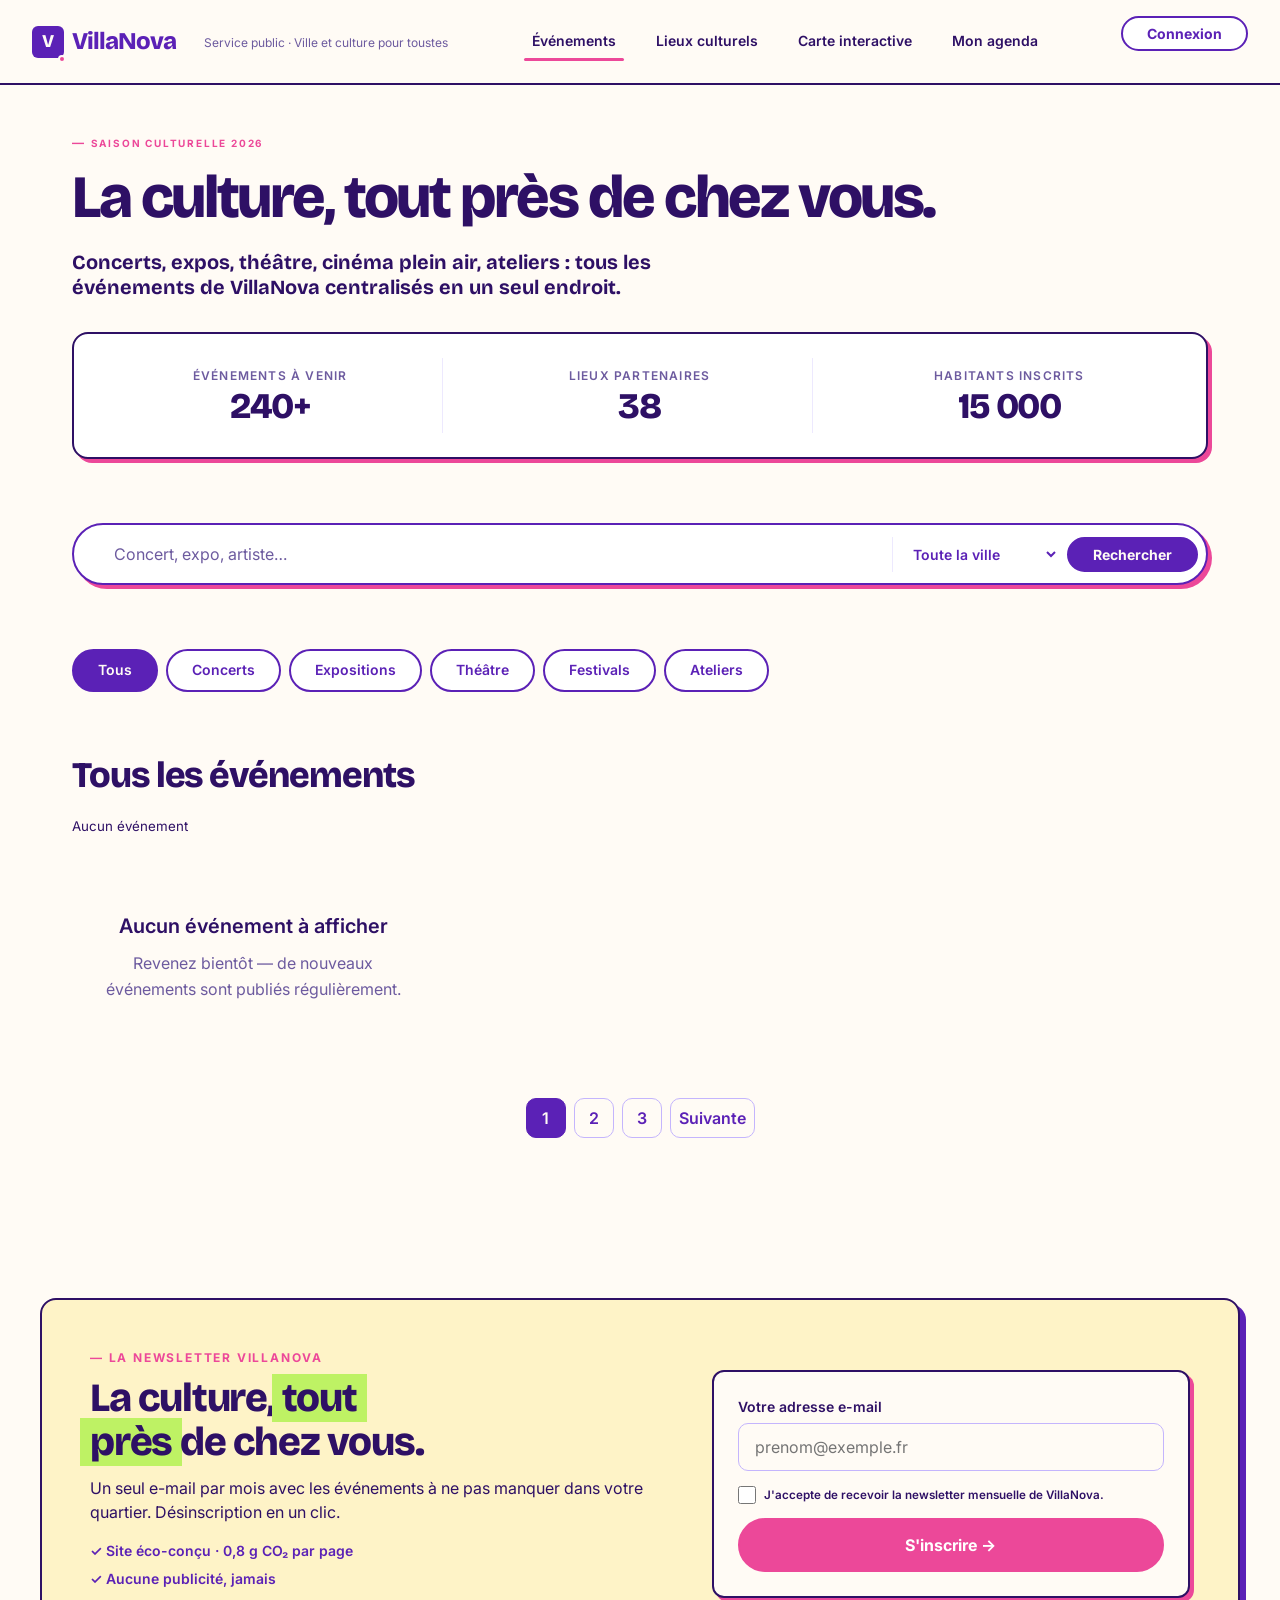
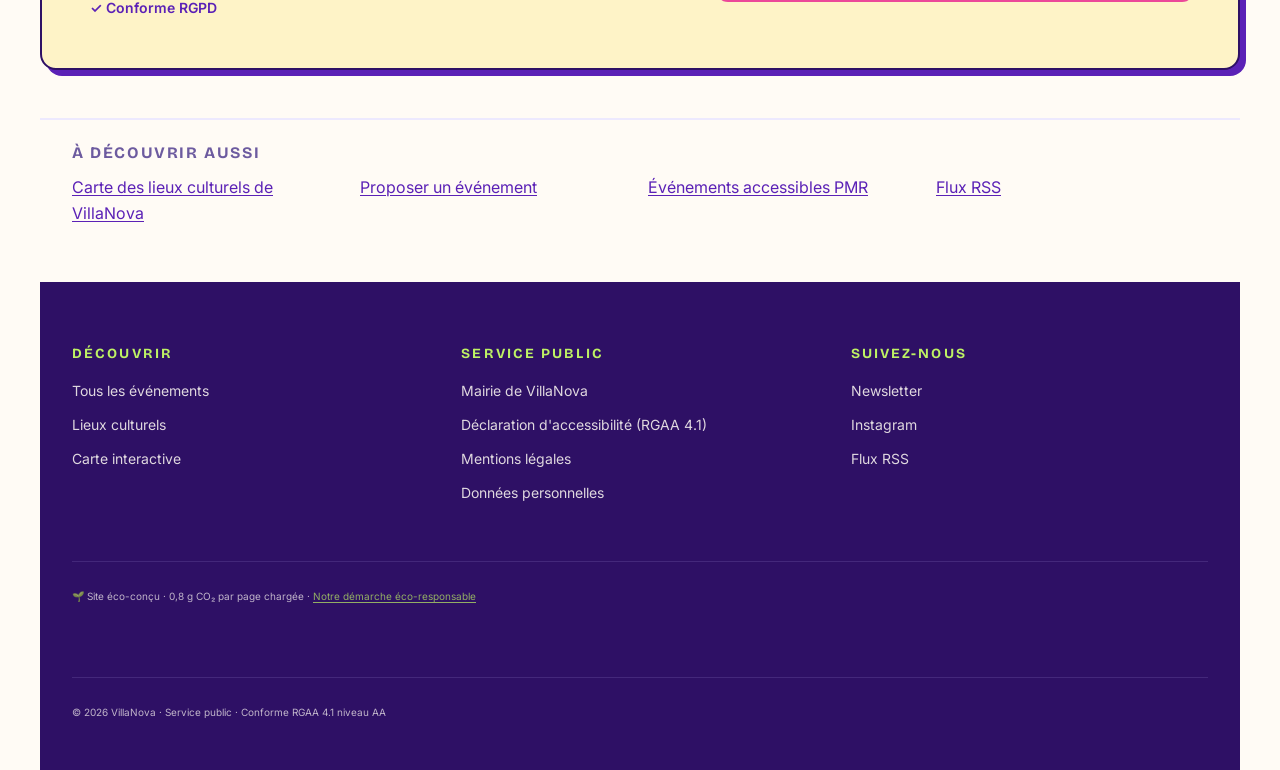
<file: index.html>
<!DOCTYPE html>
<!--
  ============================================================================
  VillaNova - Page d'accueil
  Bachelor ASR · La Plateforme_ · Jour 02 · Structure HTML sémantique
  Anna Mamelli · Avril 2026
  ============================================================================
  - DOCTYPE html5 minimal (5 caractères au lieu des 31 du XHTML 1.0 Strict)
    → 1 octet économisé par chargement × N visiteurs = bénéfice éco mesurable
  - lang="fr" : indispensable pour les lecteurs d'écran et la prononciation
  - Pas de CSS dans cette livraison (Jour 02 = sémantique pure, le SASS arrive Jour 03)
  - Structure landmarks ARIA implicite via header/nav/main/aside/footer
============================================================================ -->
<html lang="fr">
<head>
  <meta charset="UTF-8">
  <meta name="viewport" content="width=device-width, initial-scale=1">

  <!-- SEO + partage social -->
  <title>VillaNova - Tous les événements culturels de la ville</title>
  <meta name="description" content="Concerts, expositions, théâtre, festivals : retrouvez tous les événements culturels de VillaNova. Service public éco-conçu et accessible.">
  <meta name="author" content="Mairie de VillaNova">
  <meta name="theme-color" content="#5B21B6">

  <!-- Open Graph (LinkedIn / Facebook) - utile pour le partage des événements -->
  <meta property="og:type" content="website">
  <meta property="og:title" content="VillaNova - Tous les événements culturels">
  <meta property="og:description" content="La culture, tout près de chez vous.">
  <meta property="og:locale" content="fr_FR">

  <!-- Canonical : évite le contenu dupliqué (bénéfice SEO + 1 page indexée au lieu de N) -->
  <link rel="canonical" href="https://villanova.fr/">

  <!--
    Préchargement du serveur de fontes (DNS resolution + TLS handshake en avance)
    → gain perçu de ~100ms sur le First Contentful Paint
    Le téléchargement réel des fontes sera fait par la feuille de style au Jour 03
  -->
  <link rel="preconnect" href="https://fonts.googleapis.com">
  <link rel="preconnect" href="https://fonts.gstatic.com" crossorigin>

  <!-- Google Fonts en <link> direct (au lieu de @import dans le CSS).
       Permet le parallélisme avec le CSS principal = meilleur LCP. -->
  <link rel="stylesheet"
        href="https://fonts.googleapis.com/css2?family=Bricolage+Grotesque:opsz,wght@12..96,400;12..96,600;12..96,700;12..96,800&family=Inter:wght@400;500;600;700&display=swap">

  <!-- Preload de l'image hero (LCP critical resource).
       Le navigateur la télécharge en parallèle du CSS, gain ~300-500ms sur LCP. -->
  <link rel="preload"
        as="image"
        href="assets/images/festival-cultures-urbaines-800.avif"
        type="image/avif"
        fetchpriority="high">

  <!-- Favicon SVG : un seul fichier vectoriel, ~1Ko, scale infini -->
  <link rel="icon" type="image/svg+xml" href="assets/favicon.svg">

  <!--
    Feuille de style principale (Jour 03)
    Compilée depuis scss/style.scss vers css/style.css
  -->
  <link rel="stylesheet" href="css/style.min.css">
</head>
<body>

  <!--
    SKIP-LINK : premier élément focusable de la page.
    Permet aux utilisateurs au clavier / lecteur d'écran de sauter directement
    au contenu sans retraverser le menu à chaque page.
    Critère RGAA 12.7.
  -->
  <a href="#contenu-principal" class="skip-link">Aller au contenu principal</a>

  <!-- ====================================================================
       HEADER — Bandeau commun à toutes les pages du site
       Contient le branding et la navigation principale.
       ==================================================================== -->
  <header role="banner">
    <p>
      <a href="index.html" aria-label="VillaNova - Retour à l'accueil">
        <strong>VillaNova</strong>
      </a>
      <span>Service public · Ville et culture pour toustes</span>
    </p>

    <!--
      <nav> avec aria-label pour distinguer cette navigation des autres
      (pied de page, fil d'Ariane, etc.). Critère RGAA 9.2.
    -->
    <nav aria-label="Navigation principale">
      <ul>
        <li><a href="index.html" aria-current="page">Événements</a></li>
        <li><a href="/lieux">Lieux culturels</a></li>
        <li><a href="/carte">Carte interactive</a></li>
        <li><a href="/agenda">Mon agenda</a></li>
      </ul>
    </nav>

    <p>
      <a href="/connexion">Connexion</a>
    </p>
  </header>

  <!-- ====================================================================
       MAIN - Contenu principal unique de la page (un seul <main> par page)
       L'attribut id correspond à la cible du skip-link.
       ==================================================================== -->
  <main id="contenu-principal" role="main">

    <!-- ----------------------------------------------------------------
         HERO - Section d'introduction
         h1 unique de la page (critère RGAA 9.1.1)
         ---------------------------------------------------------------- -->
    <section aria-labelledby="titre-hero">
      <p><small>Saison culturelle 2026</small></p>
      <h1 id="titre-hero">La culture, tout près de chez vous.</h1>
      <p>
        Concerts, expos, théâtre, cinéma plein air, ateliers : tous les
        événements de VillaNova centralisés en un seul endroit.
      </p>

      <!--
        Statistiques en liste de définitions <dl> : association sémantique
        explicite entre le terme (240+) et sa description (Événements).
        Plus accessible qu'un simple <p> ou <span>.
      -->
      <dl>
        <div>
          <dt>Événements à venir</dt>
          <dd>240+</dd>
        </div>
        <div>
          <dt>Lieux partenaires</dt>
          <dd>38</dd>
        </div>
        <div>
          <dt>Habitants inscrits</dt>
          <dd>15 000</dd>
        </div>
      </dl>
    </section>

    <!-- ----------------------------------------------------------------
         BARRE DE RECHERCHE
         <form> avec role="search" : landmark ARIA recherche.
         ---------------------------------------------------------------- -->
    <search>
      <form action="/recherche" method="get" role="search">
        <label for="recherche-evenement">
          Rechercher un événement
        </label>
        <input
          type="search"
          id="recherche-evenement"
          name="q"
          placeholder="Concert, expo, artiste…"
          autocomplete="off">

        <label for="filtre-lieu">Filtrer par lieu</label>
        <select id="filtre-lieu" name="lieu">
          <option value="">Toute la ville</option>
          <option value="centre">VillaNova centre</option>
          <option value="nord">Quartier nord</option>
          <option value="sud">Quartier sud</option>
        </select>

        <button type="submit">Rechercher</button>
      </form>
    </search>

    <!-- ----------------------------------------------------------------
         FILTRES PAR CATÉGORIE
         <nav> secondaire avec aria-label distinct.
         Chaque lien filtre la liste - au Jour 04 (JS) ces liens
         deviendront des boutons interactifs.
         ---------------------------------------------------------------- -->
    <nav aria-label="Filtrer par catégorie">
      <h2>Catégories</h2>
      <ul>
        <li><a href="#tous" aria-current="true">Tous</a></li>
        <li><a href="#concerts">Concerts</a></li>
        <li><a href="#expositions">Expositions</a></li>
        <li><a href="#theatre">Théâtre</a></li>
        <li><a href="#festivals">Festivals</a></li>
        <li><a href="#ateliers">Ateliers</a></li>
      </ul>
    </nav>

    <!-- ----------------------------------------------------------------
         À LA UNE - Événement vedette
         <article> car c'est un contenu autonome et réutilisable
         (pourrait être syndiqué via flux RSS ou repris ailleurs).
         Microdata schema.org/Event : enrichit le SEO et permet aux
         moteurs (Google, Bing) d'afficher des résultats enrichis.
         ---------------------------------------------------------------- -->
    <section aria-labelledby="titre-une">
      <h2 id="titre-une">À la une cette semaine</h2>

      <article itemscope itemtype="https://schema.org/Event">
        <header>
          <p class="featured-eyebrow"><small>Du 26 au 28 avril · Vieux-Port</small></p>
          <h3 itemprop="name">
            <a href="event-detail.html?id=festival-cultures-urbaines" itemprop="url">
              Festival des cultures urbaines
            </a>
          </h3>

          <!-- Badges signature (cohérent avec la maquette du Jour 1) -->
          <ul class="featured-badges" aria-label="Caractéristiques de l'événement">
            <li>🎵 80 artistes</li>
            <li>♻️ Éco-responsable</li>
            <li>👥 Tout public</li>
          </ul>
        </header>

        <!--
          ÉCO-CONCEPTION DES IMAGES - point majeur du Jour 02

          La balise <picture> permet de servir la version la plus adaptée
          de l'image au navigateur de l'utilisateur :

          1. Le navigateur lit les <source> dans l'ordre
          2. Premier match : il s'arrête et charge cette source
          3. Si aucun match : il tombe sur le <img> en fallback

          Ordre de priorité ici :
          - AVIF mobile (le plus moderne, -50% de poids vs JPG)
          - WebP mobile (-30% de poids, support ~96% des navigateurs)
          - AVIF desktop (média query >= 1024px)
          - WebP desktop
          - JPG fallback (universel, support 100%)

          Bénéfice mesuré : pour cette image hero, on passe de ~450 Ko (JPG)
          à ~95 Ko (AVIF mobile) → -78% de bande passante consommée.

          width et height OBLIGATOIRES pour éviter le CLS (Cumulative Layout
          Shift) — la place est réservée avant le téléchargement, pas de
          saute visuel quand l'image arrive. Critère Core Web Vitals.

          loading="lazy" : la première image visible (above-the-fold) garde
          un chargement immédiat, mais ici l'image est sous le pli pour
          la majorité des résolutions, donc lazy.

          alt descriptif (pas "image" ni "photo" — décrire ce qui est montré).
          Critère RGAA 1.1.
        -->
        <picture>
          <source
            media="(min-width: 1024px)"
            type="image/avif"
            srcset="assets/images/festival-cultures-urbaines-1600.avif">
          <source
            media="(min-width: 1024px)"
            type="image/webp"
            srcset="assets/images/festival-cultures-urbaines-1600.webp">
          <source
            type="image/avif"
            srcset="assets/images/festival-cultures-urbaines-800.avif">
          <source
            type="image/webp"
            srcset="assets/images/festival-cultures-urbaines-800.webp">
          <img
            src="assets/images/festival-cultures-urbaines-800.jpg"
            alt="Foule en concert au coucher du soleil sur le Vieux-Port, scène éclairée en violet et lime"
            width="800"
            height="450"
            loading="eager"
            fetchpriority="high"
            decoding="async"
            itemprop="image">
        </picture>

        <p itemprop="description">
          Trois jours pour célébrer les cultures urbaines : musique, danse,
          arts visuels et débats au Vieux-Port. Plus de 80 artistes locaux et
          internationaux.
        </p>

        <footer>
          <!--
            <time> avec attribut datetime au format ISO 8601 :
            machine-readable (calendriers, moteurs de recherche)
            tout en restant human-readable.
          -->
          <div class="featured-meta">
            <p>
              <strong>Quand :</strong>
              <time itemprop="startDate" datetime="2026-04-26T14:00">
                du 26 au 28 avril 2026, 14h
              </time>
            </p>
            <p>
              <strong>Où :</strong>
              <span itemprop="location" itemscope itemtype="https://schema.org/Place">
                <span itemprop="name">Vieux-Port</span>
              </span>
            </p>
          </div>

          <!-- Bloc tarif mis en avant (cohérent maquette Jour 1) -->
          <div class="featured-price"
               itemprop="offers" itemscope itemtype="https://schema.org/Offer">
            <span class="featured-price-amount">
              <span itemprop="price" content="0">0&nbsp;€</span>
            </span>
            <span class="featured-price-label">pass 3 jours</span>
            <meta itemprop="priceCurrency" content="EUR">
          </div>

          <!-- CTA principal -->
          <p class="featured-cta">
            <a href="event-detail.html?id=festival-cultures-urbaines" class="vn-btn-accent">
              Découvrir le programme →
            </a>
          </p>
        </footer>
      </article>
    </section>

    <!-- ----------------------------------------------------------------
         LISTE DES ÉVÉNEMENTS
         Chaque <article> est autonome : pourrait être copié-collé dans
         un autre contexte sans perte de sens.
         ---------------------------------------------------------------- -->
    <section aria-labelledby="titre-liste">
      <h2 id="titre-liste">Tous les événements</h2>
      <p><small>240 événements à venir · triés par date</small></p>

      <!--
        <ul> car c'est une liste non-ordonnée d'éléments parallèles.
        Cas d'usage type pour ul. Permet aux lecteurs d'écran d'annoncer
        "liste de 6 éléments" et de naviguer item par item.
      -->
      <ul>
        <li>
          <article itemscope itemtype="https://schema.org/Event">
            <picture data-date="26 AVR">
              <source
                type="image/avif"
                srcset="assets/images/nuit-indie-rock-400.avif">
              <source
                type="image/webp"
                srcset="assets/images/nuit-indie-rock-400.webp">
              <img
                src="assets/images/nuit-indie-rock-400.jpg"
                alt="Guitariste sur scène avec lumières roses en arrière-plan"
                width="400"
                height="250"
                loading="lazy"
                decoding="async"
                itemprop="image">
            </picture>
            <h3 itemprop="name">
              <a href="/evenement/nuit-indie-rock" itemprop="url">
                Nuit Indie Rock
              </a>
            </h3>
            <p>
              <time itemprop="startDate" datetime="2026-04-26T21:00">
                26 avril 2026 · 21h
              </time>
            </p>
            <p itemprop="location">Le Molotov</p>
          </article>
        </li>

        <li>
          <article itemscope itemtype="https://schema.org/Event">
            <picture data-date="27 AVR">
              <source
                type="image/avif"
                srcset="assets/images/lumieres-archive-400.avif">
              <source
                type="image/webp"
                srcset="assets/images/lumieres-archive-400.webp">
              <img
                src="assets/images/lumieres-archive-400.jpg"
                alt="Salle d'exposition avec photographies anciennes encadrées"
                width="400"
                height="250"
                loading="lazy"
                decoding="async"
                itemprop="image">
            </picture>
            <h3 itemprop="name">
              <a href="/evenement/lumieres-archive" itemprop="url">
                Lumières d'archive
              </a>
            </h3>
            <p>
              <time itemprop="startDate" datetime="2026-04-27">
                du 27 avril au 30 juin 2026
              </time>
            </p>
            <p itemprop="location">Musée d'Histoire</p>
          </article>
        </li>

        <li>
          <article itemscope itemtype="https://schema.org/Event">
            <picture data-date="28 AVR">
              <source
                type="image/avif"
                srcset="assets/images/romeo-juliette-400.avif">
              <source
                type="image/webp"
                srcset="assets/images/romeo-juliette-400.webp">
              <img
                src="assets/images/romeo-juliette-400.jpg"
                alt="Scène de théâtre avec deux comédiens en costumes d'époque"
                width="400"
                height="250"
                loading="lazy"
                decoding="async"
                itemprop="image">
            </picture>
            <h3 itemprop="name">
              <a href="/evenement/romeo-juliette" itemprop="url">
                Roméo & Juliette
              </a>
            </h3>
            <p>
              <time itemprop="startDate" datetime="2026-04-28T19:30">
                28 avril 2026 · 19h30
              </time>
            </p>
            <p itemprop="location">Théâtre du Gymnase</p>
          </article>
        </li>

        <li>
          <article itemscope itemtype="https://schema.org/Event">
            <picture data-date="02 MAI">
              <source
                type="image/avif"
                srcset="assets/images/cinema-plein-air-400.avif">
              <source
                type="image/webp"
                srcset="assets/images/cinema-plein-air-400.webp">
              <img
                src="assets/images/cinema-plein-air-400.jpg"
                alt="Public assis sur des transats devant un grand écran en plein air"
                width="400"
                height="250"
                loading="lazy"
                decoding="async"
                itemprop="image">
            </picture>
            <h3 itemprop="name">
              <a href="/evenement/cinema-plein-air" itemprop="url">
                Cinéma plein air : Amélie Poulain
              </a>
            </h3>
            <p>
              <time itemprop="startDate" datetime="2026-05-02T21:30">
                2 mai 2026 · 21h30
              </time>
            </p>
            <p itemprop="location">Parc Borély</p>
          </article>
        </li>

        <li>
          <article itemscope itemtype="https://schema.org/Event">
            <picture data-date="04 MAI">
              <source
                type="image/avif"
                srcset="assets/images/atelier-ceramique-400.avif">
              <source
                type="image/webp"
                srcset="assets/images/atelier-ceramique-400.webp">
              <img
                src="assets/images/atelier-ceramique-400.jpg"
                alt="Mains d'une céramiste façonnant un bol sur un tour de potier"
                width="400"
                height="250"
                loading="lazy"
                decoding="async"
                itemprop="image">
            </picture>
            <h3 itemprop="name">
              <a href="/evenement/atelier-ceramique" itemprop="url">
                Atelier céramique débutant
              </a>
            </h3>
            <p>
              <time itemprop="startDate" datetime="2026-05-04T14:00">
                4 mai 2026 · 14h
              </time>
            </p>
            <p itemprop="location">La Friche Belle de Mai</p>
          </article>
        </li>

        <li>
          <article itemscope itemtype="https://schema.org/Event">
            <picture data-date="08 MAI">
              <source
                type="image/avif"
                srcset="assets/images/concert-electro-400.avif">
              <source
                type="image/webp"
                srcset="assets/images/concert-electro-400.webp">
              <img
                src="assets/images/concert-electro-400.jpg"
                alt="DJ derrière platines avec lumières lime acide"
                width="400"
                height="250"
                loading="lazy"
                decoding="async"
                itemprop="image">
            </picture>
            <h3 itemprop="name">
              <a href="/evenement/concert-electro" itemprop="url">
                Soirée électro : Boiler Room
              </a>
            </h3>
            <p>
              <time itemprop="startDate" datetime="2026-05-08T22:00">
                8 mai 2026 · 22h
              </time>
            </p>
            <p itemprop="location">Cabaret Aléatoire</p>
          </article>
        </li>
      </ul>

      <!-- Pagination accessible -->
      <nav aria-label="Pagination des événements">
        <ul>
          <li><a href="?page=1" aria-current="page" aria-label="Page 1, page actuelle">1</a></li>
          <li><a href="?page=2" aria-label="Page 2">2</a></li>
          <li><a href="?page=3" aria-label="Page 3">3</a></li>
          <li><a href="?page=2" aria-label="Page suivante">Suivante</a></li>
        </ul>
      </nav>
    </section>

  </main>

  <!-- ====================================================================
       BLOC NEWSLETTER — CTA visuel cohérent avec la maquette Jour 1
       Bloc complémentaire (donc <aside>) avec formulaire d'inscription.
       Mobile : empilé · Desktop : 2 colonnes (texte / formulaire).
       ==================================================================== -->
  <aside class="newsletter-block" aria-labelledby="titre-newsletter">
    <div class="newsletter-content">
      <p class="newsletter-eyebrow">— LA NEWSLETTER VILLANOVA</p>
      <h2 id="titre-newsletter">
        La culture, <em>tout près</em> de chez vous.
      </h2>
      <p class="newsletter-lead">
        Un seul e-mail par mois avec les événements à ne pas manquer dans
        votre quartier. Désinscription en un clic.
      </p>
      <ul class="newsletter-features">
        <li>✓ Site éco-conçu · 0,8&nbsp;g CO₂ par page</li>
        <li>✓ Aucune publicité, jamais</li>
        <li>✓ Conforme RGPD</li>
      </ul>
    </div>

    <form class="newsletter-form" action="/newsletter" method="post">
      <p>
        <label for="newsletter-email">Votre adresse e-mail</label>
        <input
          type="email"
          id="newsletter-email"
          name="email"
          placeholder="prenom@exemple.fr"
          required
          autocomplete="email">
      </p>
      <p>
        <input type="checkbox" id="newsletter-rgpd" name="rgpd" required>
        <label for="newsletter-rgpd">
          <small>J'accepte de recevoir la newsletter mensuelle de VillaNova.</small>
        </label>
      </p>
      <p>
        <button type="submit" class="vn-btn-accent">S'inscrire →</button>
      </p>
    </form>
  </aside>

  <!-- Petit aside complémentaire compact -->
  <aside class="aside-secondary" aria-labelledby="titre-aside">
    <h2 id="titre-aside">À découvrir aussi</h2>
    <ul>
      <li><a href="/lieux">Carte des lieux culturels de VillaNova</a></li>
      <li><a href="/proposer">Proposer un événement</a></li>
      <li><a href="/accessibilite">Événements accessibles PMR</a></li>
      <li><a href="/rss" type="application/rss+xml">Flux RSS</a></li>
    </ul>
  </aside>

  <!-- ====================================================================
       FOOTER - Pied de page commun
       contentinfo landmark implicite.
       ==================================================================== -->
  <footer role="contentinfo">

    <section aria-labelledby="titre-footer-decouvrir">
      <h2 id="titre-footer-decouvrir">Découvrir</h2>
      <ul>
        <li><a href="index.html">Tous les événements</a></li>
        <li><a href="/lieux">Lieux culturels</a></li>
        <li><a href="/carte">Carte interactive</a></li>
      </ul>
    </section>

    <section aria-labelledby="titre-footer-public">
      <h2 id="titre-footer-public">Service public</h2>
      <ul>
        <li><a href="https://villanova.fr">Mairie de VillaNova</a></li>
        <li><a href="/accessibilite">Déclaration d'accessibilité (RGAA 4.1)</a></li>
        <li><a href="/mentions-legales">Mentions légales</a></li>
        <li><a href="/donnees-personnelles">Données personnelles</a></li>
      </ul>
    </section>

    <section aria-labelledby="titre-footer-suivez">
      <h2 id="titre-footer-suivez">Suivez-nous</h2>
      <ul>
        <li><a href="/newsletter">Newsletter</a></li>
        <li><a href="https://instagram.com/villanova" rel="noopener external">Instagram</a></li>
        <li><a href="/rss" type="application/rss+xml">Flux RSS</a></li>
      </ul>
    </section>

    <!--
      Badge éco-conception + mentions légales en bas de footer.
      Information vérifiée par EcoIndex / Website Carbon Calculator.
    -->
    <p>
      <small>
        🌱 Site éco-conçu · 0,8 g CO₂ par page chargée ·
        <a href="/eco-conception">Notre démarche éco-responsable</a>
      </small>
    </p>
    <p>
      <small>
        © 2026 VillaNova · Service public · Conforme RGAA 4.1 niveau AA
      </small>
    </p>

  </footer>

  <script type="module" src="assets/js/index.js"></script>
</body>
</html>
</file>
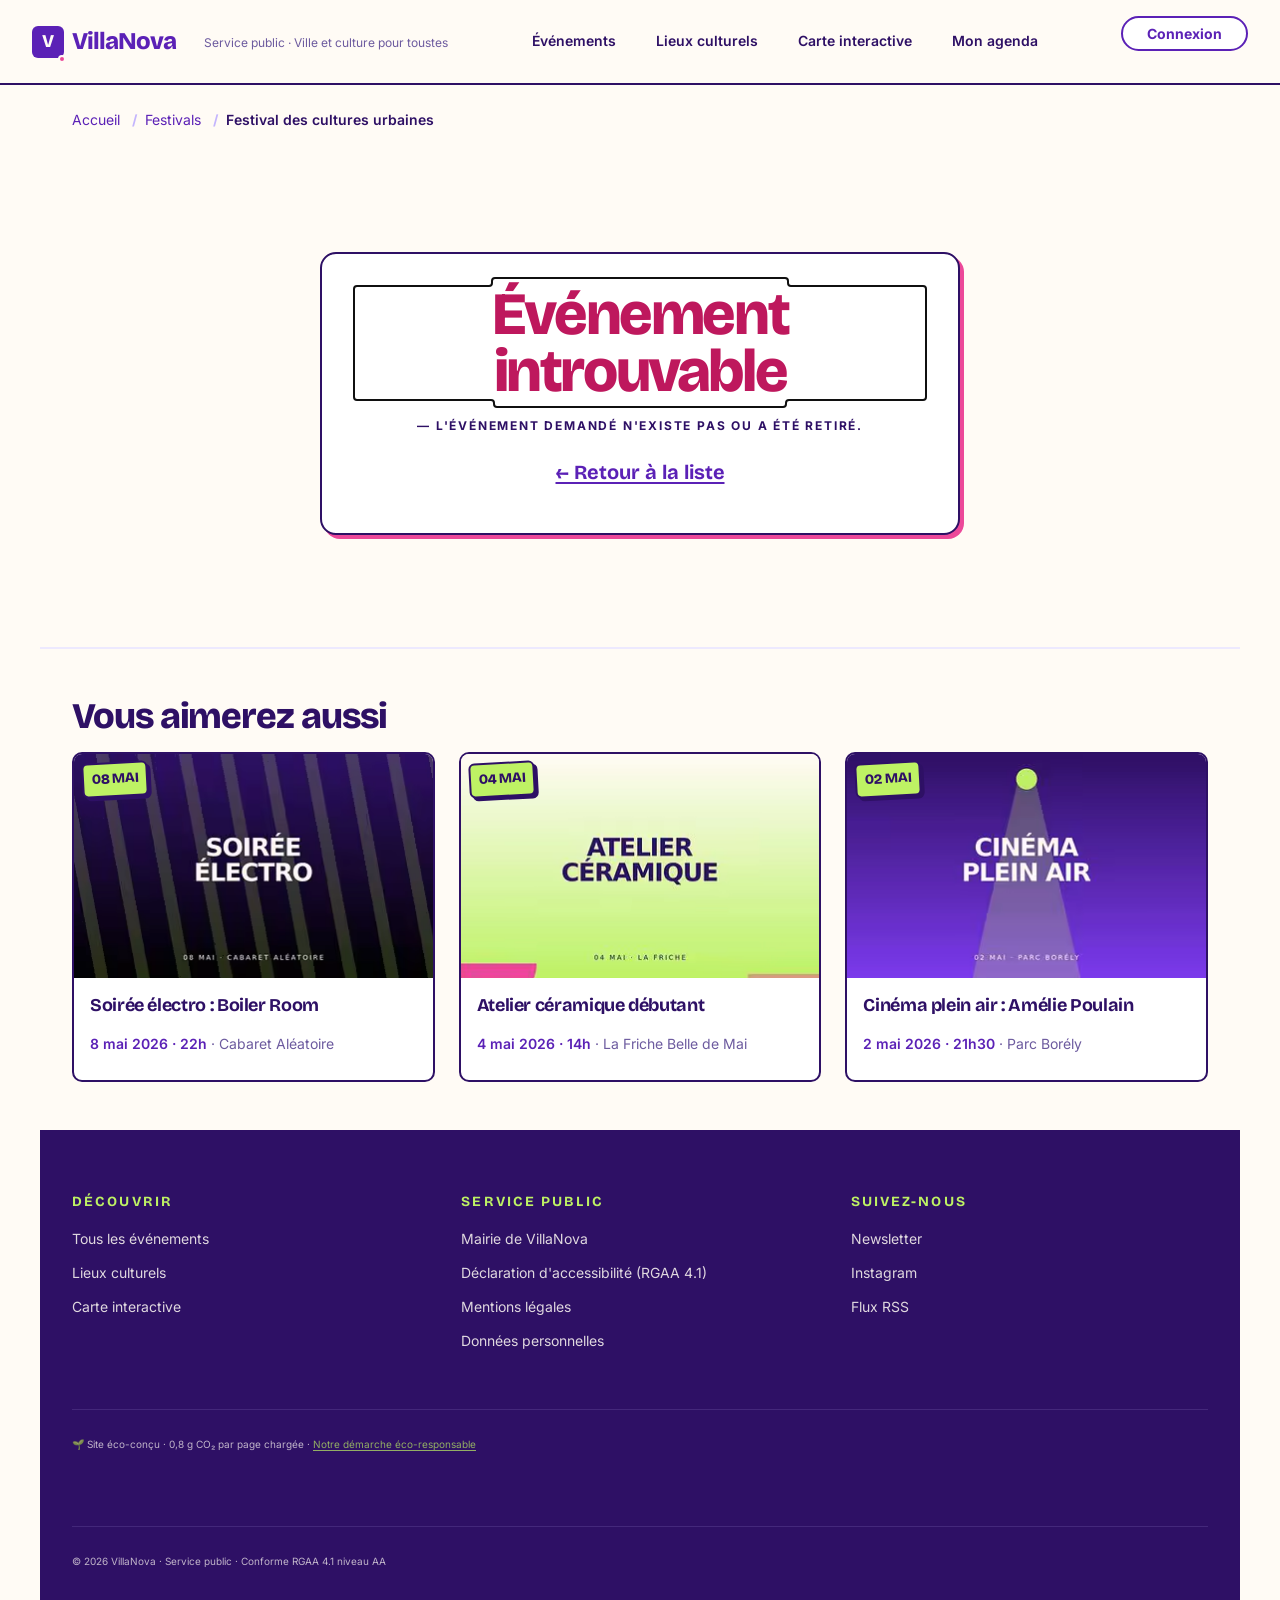
<file: event-detail.html>
<!DOCTYPE html>
<!--
  ============================================================================
  VillaNova - Fiche détaillée d'un événement
  Bachelor ASR · La Plateforme_ · Jour 02 · Structure HTML sémantique
  Anna Mamelli · Avril 2026
  ============================================================================

  Particularités de cette page (vs index.html) :
  - Microdata schema.org/Event complète (date, lieu, prix, organisateur)
  - <video> avec toutes les bonnes pratiques d'éco-conception
  - Fil d'Ariane (breadcrumb) avec microdata BreadcrumbList
  - Section "Programme" en <ol> (ordre chronologique signifiant)
  - Bouton de partage et formulaire de réservation (form)
  - Région "événements similaires" en aside
============================================================================ -->
<html lang="fr">
<head>
  <meta charset="UTF-8">
  <meta name="viewport" content="width=device-width, initial-scale=1">

  <title>Festival des cultures urbaines - VillaNova</title>
  <meta name="description" content="Trois jours pour célébrer les cultures urbaines au Vieux-Port de VillaNova : musique, danse, arts visuels et débats. Du 26 au 28 avril 2026. Gratuit.">
  <meta name="theme-color" content="#5B21B6">

  <!--
    Open Graph enrichi pour le partage social.
    L'image og:image doit être présente - c'est ce qui s'affiche quand
    quelqu'un partage le lien sur LinkedIn, Facebook, WhatsApp.
  -->
  <meta property="og:type" content="event">
  <meta property="og:title" content="Festival des cultures urbaines">
  <meta property="og:description" content="Du 26 au 28 avril 2026 au Vieux-Port. Entrée libre.">
  <meta property="og:image" content="https://villanova.fr/assets/images/festival-cultures-urbaines-1200.jpg">
  <meta property="og:image:width" content="1200">
  <meta property="og:image:height" content="630">
  <meta property="og:locale" content="fr_FR">
  <meta property="og:url" content="https://villanova.fr/evenement/festival-cultures-urbaines">

  <!-- Twitter Card -->
  <meta name="twitter:card" content="summary_large_image">

  <link rel="canonical" href="https://villanova.fr/evenement/festival-cultures-urbaines">

  <link rel="preconnect" href="https://fonts.googleapis.com">
  <link rel="preconnect" href="https://fonts.gstatic.com" crossorigin>

  <!-- Google Fonts en <link> direct pour parallélisation -->
  <link rel="stylesheet"
        href="https://fonts.googleapis.com/css2?family=Bricolage+Grotesque:opsz,wght@12..96,400;12..96,600;12..96,700;12..96,800&family=Inter:wght@400;500;600;700&display=swap">

  <link rel="icon" type="image/svg+xml" href="assets/favicon.svg">

  <!--
    Feuille de style principale (Jour 03)
    Compilée depuis scss/style.scss vers css/style.css
  -->
  <link rel="stylesheet" href="css/style.min.css">
</head>
<body>

  <a href="#contenu-principal" class="skip-link">Aller au contenu principal</a>

  <!-- ====================================================================
       HEADER - Identique à l'index pour cohérence inter-pages
       (À factoriser dans un partial Twig/Handlebars/include PHP)
       ==================================================================== -->
  <header role="banner">
    <p>
      <a href="index.html" aria-label="VillaNova - Retour à l'accueil">
        <strong>VillaNova</strong>
      </a>
      <span>Service public · Ville et culture pour toustes</span>
    </p>
    <nav aria-label="Navigation principale">
      <ul>
        <li><a href="index.html">Événements</a></li>
        <li><a href="/lieux">Lieux culturels</a></li>
        <li><a href="/carte">Carte interactive</a></li>
        <li><a href="/agenda">Mon agenda</a></li>
      </ul>
    </nav>
    <p>
      <a href="/connexion">Connexion</a>
    </p>
  </header>

  <!-- ====================================================================
       FIL D'ARIANE
       <nav> avec aria-label "Fil d'Ariane".
       Microdata schema.org/BreadcrumbList → Google peut afficher
       le fil d'Ariane directement dans les résultats de recherche.
       ==================================================================== -->
  <nav aria-label="Fil d'Ariane">
    <ol itemscope itemtype="https://schema.org/BreadcrumbList">
      <li itemprop="itemListElement" itemscope itemtype="https://schema.org/ListItem">
        <a href="index.html" itemprop="item">
          <span itemprop="name">Accueil</span>
        </a>
        <meta itemprop="position" content="1">
      </li>
      <li itemprop="itemListElement" itemscope itemtype="https://schema.org/ListItem">
        <a href="/?categorie=festivals" itemprop="item">
          <span itemprop="name">Festivals</span>
        </a>
        <meta itemprop="position" content="2">
      </li>
      <li itemprop="itemListElement" itemscope itemtype="https://schema.org/ListItem">
        <span itemprop="name" aria-current="page">Festival des cultures urbaines</span>
        <meta itemprop="position" content="3">
      </li>
    </ol>
  </nav>

  <!-- ====================================================================
       MAIN - La fiche événement entière est un seul gros <article>
       avec microdata schema.org/Event.

       Pourquoi <article> et pas <section> ?
       → Une fiche événement est un contenu autonome
       (export ICS, partage social, agrégation). C'est l'unité atomique
       réutilisable. Texte : "événement, article de blog, produit…"
       ==================================================================== -->
  <main id="contenu-principal" role="main">

    <article itemscope itemtype="https://schema.org/Event">

      <!-- ----------------------------------------------------------------
           HEADER de l'article (≠ header du site)
           Un <header> peut exister à l'intérieur d'un <article> :
           il regroupe l'introduction et les méta-infos de cet article.
           ---------------------------------------------------------------- -->
      <header>
        <p><a href="index.html" rel="up">← Retour à la liste des événements</a></p>

        <p>
          <small>
            <span itemprop="eventStatus" content="https://schema.org/EventScheduled">Festival</span>
            ·
            <span>Éco-responsable</span>
            ·
            <span>Tout public</span>
          </small>
        </p>

        <h1 itemprop="name">Festival des cultures urbaines</h1>

        <!--
          IMAGE DE COUVERTURE - éco-conception complète

          Particularité ici : l'image est en haut de page (above-the-fold),
          donc loading="eager" (pas de lazy) car elle doit s'afficher tout
          de suite. fetchpriority="high" indique au navigateur de la
          télécharger en priorité absolue.

          C'est l'inverse des images de la liste sur l'index : elles sont
          sous le pli, donc lazy.
        -->
        <picture>
          <source
            media="(min-width: 1280px)"
            type="image/avif"
            srcset="assets/images/festival-cultures-urbaines-1920.avif">
          <source
            media="(min-width: 1280px)"
            type="image/webp"
            srcset="assets/images/festival-cultures-urbaines-1920.webp">
          <source
            media="(min-width: 768px)"
            type="image/avif"
            srcset="assets/images/festival-cultures-urbaines-1280.avif">
          <source
            media="(min-width: 768px)"
            type="image/webp"
            srcset="assets/images/festival-cultures-urbaines-1280.webp">
          <source
            type="image/avif"
            srcset="assets/images/festival-cultures-urbaines-800.avif">
          <source
            type="image/webp"
            srcset="assets/images/festival-cultures-urbaines-800.webp">
          <img
            src="assets/images/festival-cultures-urbaines-800.jpg"
            alt="Vue d'ensemble du Vieux-Port au coucher du soleil avec scène principale, foule dansante et lumières roses et lime"
            width="1920"
            height="900"
            loading="eager"
            fetchpriority="high"
            decoding="async"
            itemprop="image">
        </picture>
      </header>

      <!-- ----------------------------------------------------------------
           BOX RÉSERVATION STICKY (cohérent avec maquette Jour 1)
           Wrap : <div class="event-grid"> englobe toutes les sections suivantes
           pour créer un layout 2 colonnes sur desktop (contenu / box sticky).

           Sur mobile : empilement vertical, box au-dessus.
           Sur desktop ≥ md : grille 2 colonnes, box collée à droite (sticky).

           Sémantique : <aside> car c'est complémentaire au contenu principal.
           Le aria-label rend explicite la nature du bloc pour les lecteurs
           d'écran.
           ---------------------------------------------------------------- -->
      <div class="event-grid">

        <aside class="event-booking" aria-label="Réservation et informations clés">
          <div class="booking-price"
               itemprop="offers" itemscope itemtype="https://schema.org/Offer">
            <span class="booking-price-amount">
              <span itemprop="price" content="0">0&nbsp;€</span>
            </span>
            <span class="booking-price-label">pass 3 jours</span>
            <meta itemprop="priceCurrency" content="EUR">
            <meta itemprop="availability" content="https://schema.org/InStock">
          </div>

          <p class="booking-cta">
            <a href="#titre-reservation" class="vn-btn-accent">
              Réserver mon pass →
            </a>
          </p>

          <p class="booking-secondary">
            <a href="evenement/festival-cultures-urbaines.ics" download>
              📅 Ajouter à mon calendrier
            </a>
          </p>

          <hr class="booking-sep">

          <ul class="booking-quickfacts">
            <li>
              <strong>📅 Dates</strong>
              <span>3 → 5 juillet 2026</span>
            </li>
            <li>
              <strong>🕐 Horaires</strong>
              <span>14h - 23h</span>
            </li>
            <li>
              <strong>📍 Lieu</strong>
              <span>Vieux-Port, VillaNova</span>
            </li>
            <li>
              <strong>♿ Accessibilité</strong>
              <span>PMR · LSF samedi 14h</span>
            </li>
          </ul>
        </aside>

        <div class="event-content">

      <!-- ----------------------------------------------------------------
           BLOC INFOS PRATIQUES
           Liste de définitions <dl> = associations sémantiques fortes
           entre un terme (Date) et une valeur (du 26 au 28 avril 2026).
           Plus accessible que des <p><strong>...</strong>:</p>
           ---------------------------------------------------------------- -->
      <section aria-labelledby="titre-infos">
        <h2 id="titre-infos">Informations pratiques</h2>

        <dl>
          <dt>Dates</dt>
          <dd>
            <time itemprop="startDate" datetime="2026-04-26T14:00">
              du 26 avril 2026 à 14h
            </time>
            au
            <time itemprop="endDate" datetime="2026-04-28T23:00">
              28 avril 2026 à 23h
            </time>
          </dd>

          <dt>Horaires quotidiens</dt>
          <dd>14h - 23h</dd>

          <dt>Lieu</dt>
          <dd itemprop="location" itemscope itemtype="https://schema.org/Place">
            <span itemprop="name">Vieux-Port</span>,
            <span itemprop="address" itemscope itemtype="https://schema.org/PostalAddress">
              <span itemprop="streetAddress">Quai des Belges</span>,
              <span itemprop="postalCode">13001</span>
              <span itemprop="addressLocality">VillaNova</span>
            </span>
            ·
            <a href="/lieux/vieux-port">Voir sur la carte</a>
          </dd>

          <dt>Tarif</dt>
          <dd itemprop="offers" itemscope itemtype="https://schema.org/Offer">
            <span itemprop="price" content="0">Gratuit</span>
            <meta itemprop="priceCurrency" content="EUR">
            <meta itemprop="availability" content="https://schema.org/InStock">
            <meta itemprop="url" content="https://villanova.fr/evenement/festival-cultures-urbaines">
          </dd>

          <dt>Organisateur</dt>
          <dd itemprop="organizer" itemscope itemtype="https://schema.org/Organization">
            <span itemprop="name">Mairie de VillaNova</span>
            ·
            <a href="https://villanova.fr" itemprop="url">villanova.fr</a>
          </dd>

          <dt>Accessibilité</dt>
          <dd>Toutes les scènes sont accessibles aux personnes à mobilité réduite. Boucles magnétiques disponibles. Programme en LSF samedi 14h.</dd>
        </dl>
      </section>

      <!-- ----------------------------------------------------------------
           DESCRIPTION
           Hiérarchie h1 → h2 → h3 stricte (pas de saut h1 → h3 !)
           ---------------------------------------------------------------- -->
      <section aria-labelledby="titre-description" itemprop="description">
        <h2 id="titre-description">À propos du festival</h2>

        <p>
          Trois jours pour faire vibrer les <strong>cultures urbaines</strong>
          au cœur du Vieux-Port : musique, danse, arts visuels, débats et
          ateliers participatifs. Le festival rassemble plus de 80 artistes
          locaux et internationaux pour une programmation pluridisciplinaire
          qui célèbre l'énergie de la jeunesse de VillaNova.
        </p>

        <p>
          Concerts hip-hop, battles de danse, fresques live, projections de
          documentaires, conférences sur les enjeux urbains, ateliers de
          DJing et de graffiti pour les jeunes — tout est gratuit, accessible,
          et conçu pour favoriser les rencontres entre publics qui ne se
          croisent pas habituellement.
        </p>

        <h3>Une démarche éco-responsable</h3>
        <p>
          Le festival s'inscrit dans la démarche éco-citoyenne de la ville :
          éclairage LED basse consommation, gobelets consignés, partenariat
          avec les transports en commun (gratuité du métro pour les festivaliers),
          programme imprimé sur papier recyclé encre végétale, restauration
          locale et bio.
        </p>
      </section>

      <!-- ----------------------------------------------------------------
           VIDÉO DE PRÉSENTATION - point majeur du Jour 02

           Toutes les bonnes pratiques d'éco-conception du brief sont
           appliquées ici :

           1. controls : l'utilisateur DOIT pouvoir lancer/arrêter
              (RGAA 4.7 — pas de média qui démarre tout seul)
           2. preload="metadata" : on charge UNIQUEMENT les métadonnées
              (durée, dimensions, première frame) — pas la vidéo entière
              tant que l'utilisateur n'a pas cliqué Play. Économie massive
              de bande passante pour les visiteurs qui ne regarderont pas.
           3. PAS d'autoplay : la vidéo ne démarre pas seule. Critère RGAA.
           4. poster=… : image affichée tant que la vidéo n'est pas lancée.
              Sans poster, le navigateur affiche un cadre noir vide moche.
           5. Plusieurs <source> : WebM (libre, mieux compressé, moderne)
              avant MP4 (universel, fallback). Le navigateur prend la
              première qu'il sait lire.
           6. <track kind="captions"> : sous-titres pour les sourds/
              malentendants. Critère RGAA 4.1. Format VTT (WebVTT).
           7. <track kind="descriptions"> : audiodescription pour les
              personnes malvoyantes (description audio des scènes).
           8. width/height pour réserver l'espace (anti-CLS).
           9. <p> de fallback à l'intérieur du <video> : si le navigateur
              ne supporte aucune source, l'utilisateur peut télécharger
              le fichier et le lire dans son lecteur préféré.
           ---------------------------------------------------------------- -->
      <section aria-labelledby="titre-video">
        <h2 id="titre-video">Vidéo de présentation</h2>
        <p>
          <small>Édition 2025 du festival · 2 minutes 15 · sous-titres disponibles</small>
        </p>

        <figure>
          <video
            controls
            preload="metadata"
            poster="assets/videos/festival-2025-poster.jpg"
            width="1280"
            height="720">

            <!-- Format moderne en premier (priorité au libre + compression efficace) -->
            <source
              src="assets/videos/festival-2025.webm"
              type="video/webm">

            <!-- Fallback universel -->
            <source
              src="assets/videos/festival-2025.mp4"
              type="video/mp4">

            <!-- Sous-titres français (par défaut) -->
            <track
              kind="captions"
              src="assets/videos/festival-2025-fr.vtt"
              srclang="fr"
              label="Français"
              default>

            <!-- Sous-titres anglais pour les visiteurs internationaux -->
            <track
              kind="captions"
              src="assets/videos/festival-2025-en.vtt"
              srclang="en"
              label="English">

            <!-- Audiodescription pour les personnes aveugles ou malvoyantes -->
            <track
              kind="descriptions"
              src="assets/videos/festival-2025-ad-fr.vtt"
              srclang="fr"
              label="Audiodescription française">

            <!--
              Fallback ultime : si le navigateur ne supporte pas <video>,
              il affichera ce paragraphe.
            -->
            <p>
              Votre navigateur ne prend pas en charge la lecture vidéo.
              Vous pouvez
              <a href="assets/videos/festival-2025.mp4" download>
                télécharger la vidéo (MP4, 52 Ko)
              </a>
              pour la lire avec votre lecteur préféré.
            </p>
          </video>

          <!--
            <figcaption> = légende sémantique de la <figure>.
            Lue par les lecteurs d'écran après la vidéo.
          -->
          <figcaption>
            Aftermovie de l'édition 2025 du Festival des cultures urbaines,
            réalisé par le collectif <em>Studio Bricabrac</em>.
          </figcaption>
        </figure>
      </section>

      <!-- ----------------------------------------------------------------
           PROGRAMME
           <ol> = liste ordonnée. Ici l'ordre chronologique a du sens :
           on commence à 14h, puis 16h, puis 19h…
           Si on permutait l'ordre, l'information serait fausse.
           ---------------------------------------------------------------- -->
      <section aria-labelledby="titre-programme">
        <h2 id="titre-programme">Programme</h2>

        <h3>Vendredi 26 avril</h3>
        <ol>
          <li>
            <time datetime="2026-04-26T14:00">14h</time> —
            <strong>Ouverture officielle</strong>
            <p>Accueil, présentation, fanfare urbaine.</p>
          </li>
          <li>
            <time datetime="2026-04-26T16:00">16h</time> —
            <strong>Battle de danse hip-hop</strong>
            <p>Compétition ouverte, 16 crews, jury composé d'artistes locaux.</p>
          </li>
          <li>
            <time datetime="2026-04-26T19:00">19h</time> —
            <strong>Concert d'ouverture</strong>
            <p>Tête d'affiche : <abbr title="Disc Jockey">DJ</abbr> Mehdi (set hommage).</p>
          </li>
          <li>
            <time datetime="2026-04-26T22:00">22h</time> —
            <strong>Soirée électro</strong>
            <p>Plateau de 4 artistes émergents marseillais et lyonnais.</p>
          </li>
        </ol>

        <h3>Samedi 27 avril</h3>
        <ol>
          <li>
            <time datetime="2026-04-27T14:00">14h</time> —
            <strong>Ateliers participatifs</strong>
            <p>Graffiti, DJing, écriture rap, beatmaking. Tous niveaux. Visite guidée en LSF.</p>
          </li>
          <li>
            <time datetime="2026-04-27T17:00">17h</time> —
            <strong>Conférence : « Cultures urbaines et politiques publiques »</strong>
            <p>Avec Marie Dubois (sociologue, Université d'Aix-Marseille) et le collectif <em>Hip-Hop Citoyen</em>.</p>
          </li>
          <li>
            <time datetime="2026-04-27T20:00">20h</time> —
            <strong>Concert principal</strong>
            <p>4 groupes en plateau, tête d'affiche internationale annoncée prochainement.</p>
          </li>
        </ol>

        <h3>Dimanche 28 avril</h3>
        <ol>
          <li>
            <time datetime="2026-04-28T11:00">11h</time> —
            <strong>Brunch musical en plein air</strong>
            <p>DJ set chill, restauration locale et bio.</p>
          </li>
          <li>
            <time datetime="2026-04-28T15:00">15h</time> —
            <strong>Fresque collective live</strong>
            <p>Réalisation d'une fresque géante sur le mur du quai par 12 artistes graffeurs.</p>
          </li>
          <li>
            <time datetime="2026-04-28T19:00">19h</time> —
            <strong>Clôture</strong>
            <p>Concert de clôture, remise des prix de la battle, fin du festival à 23h.</p>
          </li>
        </ol>
      </section>

      <!-- ----------------------------------------------------------------
           RÉSERVATION
           Bien que l'événement soit gratuit, on demande une inscription
           pour anticiper les flux. <form> avec validation HTML5 native.
           ---------------------------------------------------------------- -->
      <section aria-labelledby="titre-reservation">
        <h2 id="titre-reservation">Réserver ma place</h2>
        <p>L'événement est gratuit mais l'inscription permet d'anticiper les flux et de recevoir le programme détaillé.</p>

        <form action="/reservation" method="post">

          <!--
            Fieldset = regroupement sémantique de champs liés.
            Legend = titre du regroupement, lu par les lecteurs d'écran.
          -->
          <fieldset>
            <legend>Vos coordonnées</legend>

            <p>
              <label for="nom">Nom <abbr title="obligatoire">*</abbr></label>
              <input type="text" id="nom" name="nom" required autocomplete="family-name">
            </p>

            <p>
              <label for="prenom">Prénom <abbr title="obligatoire">*</abbr></label>
              <input type="text" id="prenom" name="prenom" required autocomplete="given-name">
            </p>

            <p>
              <label for="email">E-mail <abbr title="obligatoire">*</abbr></label>
              <input type="email" id="email" name="email" required autocomplete="email">
            </p>

            <p>
              <label for="telephone">Téléphone (facultatif)</label>
              <input type="tel" id="telephone" name="telephone" autocomplete="tel">
            </p>
          </fieldset>

          <fieldset>
            <legend>Jours de présence</legend>

            <p>
              <input type="checkbox" id="vendredi" name="jours" value="vendredi">
              <label for="vendredi">Vendredi 3 juillet</label>
            </p>
            <p>
              <input type="checkbox" id="samedi" name="jours" value="samedi">
              <label for="samedi">Samedi 4 juillet</label>
            </p>
            <p>
              <input type="checkbox" id="dimanche" name="jours" value="dimanche">
              <label for="dimanche">Dimanche 5 juillet</label>
            </p>
          </fieldset>

          <fieldset>
            <legend>Besoins d'accessibilité</legend>

            <p>
              <input type="checkbox" id="pmr" name="accessibilite" value="pmr">
              <label for="pmr">Accès PMR (personne à mobilité réduite)</label>
            </p>
            <p>
              <input type="checkbox" id="lsf" name="accessibilite" value="lsf">
              <label for="lsf">Programme en LSF (Langue des Signes Française)</label>
            </p>
            <p>
              <input type="checkbox" id="boucle" name="accessibilite" value="boucle-magnetique">
              <label for="boucle">Boucle magnétique (malentendants)</label>
            </p>
          </fieldset>

          <p>
            <input type="checkbox" id="newsletter" name="newsletter" value="oui">
            <label for="newsletter">Je souhaite recevoir la newsletter VillaNova (1 e-mail par mois maximum, désinscription à tout moment).</label>
          </p>

          <p>
            <button type="submit">Confirmer mon inscription</button>
          </p>

          <p><small>Les données collectées sont utilisées uniquement pour la gestion de l'événement et conservées 6 mois après la date du festival. Conformément au RGPD, vous disposez d'un droit d'accès, de rectification et de suppression. <a href="/donnees-personnelles">En savoir plus</a>.</small></p>

        </form>
      </section>

      <!-- ----------------------------------------------------------------
           PARTAGE
           Le bouton "Partager" est un <a> avec mailto: pour le mail,
           href avec endpoint d'API pour les réseaux sociaux.
           Pas de JavaScript requis - fonctionne sans JS (progressive
           enhancement, important pour l'accessibilité).
           ---------------------------------------------------------------- -->
      <section aria-labelledby="titre-partage">
        <h2 id="titre-partage">Partager cet événement</h2>
        <ul>
          <li>
            <a
              href="mailto:?subject=Festival%20des%20cultures%20urbaines&body=Je%20te%20conseille%20cet%20%C3%A9v%C3%A9nement%20%3A%20https%3A%2F%2Fvillanova.fr%2Fevenement%2Ffestival-cultures-urbaines"
              rel="noopener">
              Partager par e-mail
            </a>
          </li>
          <li>
            <a
              href="https://www.linkedin.com/sharing/share-offsite/?url=https%3A%2F%2Fvillanova.fr%2Fevenement%2Ffestival-cultures-urbaines"
              rel="noopener external"
              target="_blank">
              Partager sur LinkedIn
            </a>
          </li>
          <li>
            <a href="/evenement/festival-cultures-urbaines.ics" download>
              Ajouter à mon calendrier (fichier .ics)
            </a>
          </li>
        </ul>
      </section>

      <!-- ----------------------------------------------------------------
           FOOTER de l'article
           Méta-infos de bas d'article : date de publication, auteur,
           catégories, dernière mise à jour.
           ---------------------------------------------------------------- -->
      <footer>
        <p>
          <small>
            Publié le
            <time datetime="2026-03-15">15 mars 2026</time>
            par
            <span itemprop="organizer" itemscope itemtype="https://schema.org/Organization">
              <span itemprop="name">Mairie de VillaNova</span>
            </span>
            ·
            Dernière mise à jour le
            <time datetime="2026-04-20">20 avril 2026</time>
          </small>
        </p>
      </footer>

        </div><!-- /.event-content -->
      </div><!-- /.event-grid -->

    </article>

  </main>

  <!-- ====================================================================
       ASIDE - Événements similaires
       Position après <main> dans le DOM (et donc après dans l'arbre
       d'accessibilité), même si visuellement le CSS pourra le placer
       en sidebar à droite.
       ==================================================================== -->
  <aside aria-labelledby="titre-similaires">
    <h2 id="titre-similaires">Vous aimerez aussi</h2>

    <ul>
      <li>
        <article itemscope itemtype="https://schema.org/Event">
          <picture data-date="08 MAI">
            <source
              type="image/avif"
              srcset="assets/images/concert-electro-400.avif">
            <source
              type="image/webp"
              srcset="assets/images/concert-electro-400.webp">
            <img
              src="assets/images/concert-electro-400.jpg"
              alt="DJ derrière platines avec lumières lime acide"
              width="400"
              height="250"
              loading="lazy"
              decoding="async">
          </picture>
          <h3>
            <a href="/evenement/concert-electro" itemprop="url">
              <span itemprop="name">Soirée électro : Boiler Room</span>
            </a>
          </h3>
          <p>
            <time itemprop="startDate" datetime="2026-05-08T22:00">8 mai 2026 · 22h</time>
            ·
            <span itemprop="location">Cabaret Aléatoire</span>
          </p>
        </article>
      </li>

      <li>
        <article itemscope itemtype="https://schema.org/Event">
          <picture data-date="04 MAI">
            <source
              type="image/avif"
              srcset="assets/images/atelier-ceramique-400.avif">
            <source
              type="image/webp"
              srcset="assets/images/atelier-ceramique-400.webp">
            <img
              src="assets/images/atelier-ceramique-400.jpg"
              alt="Mains d'une céramiste façonnant un bol sur un tour de potier"
              width="400"
              height="250"
              loading="lazy"
              decoding="async">
          </picture>
          <h3>
            <a href="/evenement/atelier-ceramique" itemprop="url">
              <span itemprop="name">Atelier céramique débutant</span>
            </a>
          </h3>
          <p>
            <time itemprop="startDate" datetime="2026-05-04T14:00">4 mai 2026 · 14h</time>
            ·
            <span itemprop="location">La Friche Belle de Mai</span>
          </p>
        </article>
      </li>

      <li>
        <article itemscope itemtype="https://schema.org/Event">
          <picture data-date="02 MAI">
            <source
              type="image/avif"
              srcset="assets/images/cinema-plein-air-400.avif">
            <source
              type="image/webp"
              srcset="assets/images/cinema-plein-air-400.webp">
            <img
              src="assets/images/cinema-plein-air-400.jpg"
              alt="Public assis sur des transats devant un grand écran en plein air"
              width="400"
              height="250"
              loading="lazy"
              decoding="async">
          </picture>
          <h3>
            <a href="/evenement/cinema-plein-air" itemprop="url">
              <span itemprop="name">Cinéma plein air : Amélie Poulain</span>
            </a>
          </h3>
          <p>
            <time itemprop="startDate" datetime="2026-05-02T21:30">2 mai 2026 · 21h30</time>
            ·
            <span itemprop="location">Parc Borély</span>
          </p>
        </article>
      </li>
    </ul>
  </aside>

  <!-- ====================================================================
       FOOTER (identique à index.html)
       ==================================================================== -->
  <footer role="contentinfo">

    <section aria-labelledby="titre-footer-decouvrir">
      <h2 id="titre-footer-decouvrir">Découvrir</h2>
      <ul>
        <li><a href="index.html">Tous les événements</a></li>
        <li><a href="/lieux">Lieux culturels</a></li>
        <li><a href="/carte">Carte interactive</a></li>
      </ul>
    </section>

    <section aria-labelledby="titre-footer-public">
      <h2 id="titre-footer-public">Service public</h2>
      <ul>
        <li><a href="https://villanova.fr">Mairie de VillaNova</a></li>
        <li><a href="/accessibilite">Déclaration d'accessibilité (RGAA 4.1)</a></li>
        <li><a href="/mentions-legales">Mentions légales</a></li>
        <li><a href="/donnees-personnelles">Données personnelles</a></li>
      </ul>
    </section>

    <section aria-labelledby="titre-footer-suivez">
      <h2 id="titre-footer-suivez">Suivez-nous</h2>
      <ul>
        <li><a href="/newsletter">Newsletter</a></li>
        <li><a href="https://instagram.com/villanova" rel="noopener external">Instagram</a></li>
        <li><a href="/rss" type="application/rss+xml">Flux RSS</a></li>
      </ul>
    </section>

    <p>
      <small>
        🌱 Site éco-conçu · 0,8 g CO₂ par page chargée ·
        <a href="/eco-conception">Notre démarche éco-responsable</a>
      </small>
    </p>
    <p>
      <small>
        © 2026 VillaNova · Service public · Conforme RGAA 4.1 niveau AA
      </small>
    </p>

  </footer>

  <script type="module" src="assets/js/event-detail.js"></script>
</body>
</html>
</file>
<file: css/style.min.css>
*,*::before,*::after{box-sizing:border-box;margin:0;padding:0}html{scroll-behavior:smooth;-webkit-text-size-adjust:100%;-moz-osx-font-smoothing:grayscale;-webkit-font-smoothing:antialiased}@media (prefers-reduced-motion:reduce){html{scroll-behavior:auto}*,*::before,*::after{animation-duration:.01ms !important;animation-iteration-count:1 !important;transition-duration:.01ms !important}}body{font-family:'Inter',system-ui,-apple-system,BlinkMacSystemFont,'Segoe UI',sans-serif;font-size:1rem;line-height:1.625;color:#2E1065;background:#FFFBF5;min-height:100vh;overflow-x:hidden}h1,h2,h3,h4,h5,h6{font-family:'Bricolage Grotesque',system-ui,-apple-system,BlinkMacSystemFont,'Segoe UI',sans-serif;font-weight:800;line-height:1.1;letter-spacing:-.03em;color:#2E1065;text-wrap:balance}h1{font-size:clamp(2.25rem,4.5vw + 1rem,3.75rem);line-height:.95;letter-spacing:-.04em;margin-bottom:1.5rem}h2{font-size:clamp(1.5rem,3vw + .75rem,2.25rem);margin-bottom:1rem}h3{font-size:clamp(1.25rem,2vw + .5rem,1.5rem);font-weight:700;letter-spacing:-.02em;margin-bottom:.5rem}h4,h5,h6{font-size:1.125rem;font-weight:700;margin-bottom:.5rem}p{margin-bottom:1rem;text-wrap:pretty}.lead{font-family:'Bricolage Grotesque',system-ui,-apple-system,BlinkMacSystemFont,'Segoe UI',sans-serif;font-size:clamp(1.125rem,2vw + .5rem,1.25rem);font-weight:700;line-height:1.25;color:#2E1065;margin-bottom:1.5rem}a{color:#5B21B6;text-decoration:underline;text-decoration-thickness:.08em;text-underline-offset:.15em;transition:color 150ms ease}a:hover{color:#EC4899;text-decoration-thickness:.15em}a:focus-visible{outline:3px solid #EC4899;outline-offset:2px;border-radius:.375rem}img,picture,video{display:block;max-width:100%;height:auto}input,button,textarea,select{font:inherit;color:inherit}ul,ol{list-style:none}em{font-style:normal}.skip-link{position:absolute;top:.5rem;left:.5rem;z-index:9999;padding:.5rem 1.5rem;background:#2E1065;color:#FFFBF5;font-weight:700;text-decoration:none;border-radius:.625rem;transform:translateY(-150%);transition:transform 200ms ease}.skip-link:focus,.skip-link:focus-visible{transform:translateY(0);color:#FFFBF5;outline:3px solid #BEF264;outline-offset:2px}::selection{background:#BEF264;color:#2E1065}body>header{background:#FFFBF5;border-bottom:2px solid #2E1065;position:sticky;top:0;z-index:100;display:flex;flex-direction:column;gap:.5rem;padding:1rem}@media (min-width:48em){body>header{flex-direction:row;align-items:center;justify-content:space-between;gap:2rem;padding:1rem 2rem}}body>header>p:first-of-type{margin:0}body>header>p:first-of-type>a{display:inline-flex;align-items:center;gap:.5rem;text-decoration:none;color:inherit;position:relative}body>header>p:first-of-type>a strong{font-family:'Bricolage Grotesque',system-ui,sans-serif;font-size:1.5rem;font-weight:800;letter-spacing:-.04em;color:#5B21B6}body>header>p:first-of-type>a::before{content:'V';display:grid;place-items:center;width:2rem;height:2rem;background:#5B21B6;color:#FFFBF5;border-radius:.375rem;font-family:'Bricolage Grotesque',system-ui,sans-serif;font-weight:800;font-size:1.125rem}body>header>p:first-of-type>a::after{content:'';position:absolute;width:.5rem;height:.5rem;background:#EC4899;border-radius:9999px;bottom:-.1rem;left:1.6rem;border:2px solid #FFFBF5}body>header>p:first-of-type>span{display:none}@media (min-width:64em){body>header>p:first-of-type>span{display:inline;margin-left:1.5rem;font-size:.75rem;color:#6D5B9F}}body>header>p:last-of-type a{display:inline-flex;align-items:center;justify-content:center;gap:.5rem;padding:.5rem 1.5rem;border:2px solid #5B21B6;border-radius:9999px;background:#FFFFFF;color:#5B21B6;font-family:'Inter',sans-serif;font-size:.875rem;font-weight:700;line-height:1.1;text-decoration:none;cursor:pointer;transition:transform 150ms ease,background-color 200ms ease,color 200ms ease}body>header>p:last-of-type a:hover{background:#5B21B6;color:#FFFBF5;transform:translateY(-1px)}body>header>p:last-of-type a:focus-visible{outline:3px solid #EC4899;outline-offset:2px}body>header>nav ul{display:flex;flex-wrap:wrap;gap:1rem}@media (min-width:48em){body>header>nav ul{gap:1.5rem}}body>header>nav a{display:inline-block;padding:.25rem .5rem;color:#2E1065;text-decoration:none;font-weight:600;font-size:.875rem;position:relative;transition:color 150ms ease}body>header>nav a:hover{color:#EC4899}body>header>nav a[aria-current='page']{color:#2E1065}body>header>nav a[aria-current='page']::after{content:'';position:absolute;bottom:-4px;left:0;right:0;height:3px;background:#EC4899;border-radius:9999px}body>nav[aria-label="Fil d'Ariane"]{width:100%;max-width:75rem;margin-inline:auto;padding-inline:1rem;padding-top:1.5rem;padding-bottom:.5rem}@media (min-width:48em){body>nav[aria-label="Fil d'Ariane"]{padding-inline:2rem}}body>nav[aria-label="Fil d'Ariane"] ol{display:flex;flex-wrap:wrap;gap:.25rem;align-items:center;font-size:.875rem;color:#6D5B9F}body>nav[aria-label="Fil d'Ariane"] li{display:inline-flex;align-items:center}body>nav[aria-label="Fil d'Ariane"] li + li::before{content:'/';margin-inline:.5rem;color:#C4B5FD;font-weight:700}body>nav[aria-label="Fil d'Ariane"] a{color:#5B21B6;text-decoration:none}body>nav[aria-label="Fil d'Ariane"] a:hover{text-decoration:underline}body>nav[aria-label="Fil d'Ariane"] [aria-current='page']{color:#2E1065;font-weight:600}main{width:100%;max-width:75rem;margin-inline:auto;padding-inline:1rem;padding-block:1.5rem}@media (min-width:48em){main{padding-inline:2rem;padding-block:3rem}}main>section,main>article,main>search,main>nav{margin-bottom:3rem}@media (min-width:48em){main>section,main>article,main>search,main>nav{margin-bottom:4rem}}body>aside{width:100%;max-width:75rem;margin-inline:auto;padding-inline:1rem;padding-block:2rem;border-top:2px solid #EDE9FE}@media (min-width:48em){body>aside{padding-inline:2rem;padding-block:3rem}}body>aside h2{margin-bottom:1rem}body>aside ul{display:grid;gap:.5rem}@media (min-width:48em){body>aside ul{grid-template-columns:repeat(2,1fr);gap:1rem}}body>footer{background:#2E1065;color:#FFFBF5;padding:3rem 1rem 1.5rem;display:grid;gap:2rem}@media (min-width:48em){body>footer{padding:4rem 2rem 2rem;grid-template-columns:repeat(3,1fr);max-width:75rem;margin-inline:auto}}body>footer section h2{font-size:.875rem;text-transform:uppercase;letter-spacing:.15em;color:#BEF264;margin-bottom:1rem;font-weight:700}body>footer section ul{display:flex;flex-direction:column;gap:.5rem}body>footer section a{color:#FFFBF5;opacity:.85;text-decoration:none;font-size:.875rem}body>footer section a:hover{opacity:1;color:#BEF264}body>footer section a:focus-visible{outline:3px solid #BEF264;outline-offset:2px;border-radius:.375rem}body>footer>p{grid-column:1 / -1;margin-top:1.5rem;padding-top:1.5rem;border-top:1px solid rgba(196,181,253,.2);font-size:.75rem;opacity:.7}body>footer>p a{color:#BEF264;text-decoration:underline}main>section:has(h1)>p:first-of-type{color:#EC4899;font-size:.75rem;font-weight:700;text-transform:uppercase;letter-spacing:.15em;margin-bottom:1rem}main>section:has(h1)>p:first-of-type::before{content:'— '}main>section:has(h1) h1 em{background:#BEF264;box-shadow:.25em 0 0 #BEF264,-.25em 0 0 #BEF264;-webkit-box-decoration-break:clone;box-decoration-break:clone;color:#2E1065;font-style:normal;font-weight:800}main>section:has(h1)>p:nth-of-type(2){font-family:'Bricolage Grotesque',system-ui,sans-serif;font-size:clamp(1.125rem,2vw + .5rem,1.25rem);font-weight:700;line-height:1.25;max-width:38rem;color:#2E1065}main>section:has(h1) dl{display:grid;gap:1.5rem;margin-top:2rem;padding:1.5rem;background:#FFFFFF;border:2px solid #2E1065;border-radius:1rem;box-shadow:4px 4px 0 #EC4899}@media (min-width:30em){main>section:has(h1) dl{grid-template-columns:repeat(3,1fr)}}main>section:has(h1) dl>div{text-align:center;padding:.5rem}@media (min-width:30em){main>section:has(h1) dl>div{border-right:1px solid #EDE9FE}main>section:has(h1) dl>div:last-child{border-right:none}}main>section:has(h1) dt{font-size:.75rem;text-transform:uppercase;letter-spacing:.1em;color:#6D5B9F;font-weight:600;margin-bottom:.25rem}main>section:has(h1) dd{font-family:'Bricolage Grotesque',system-ui,sans-serif;font-size:2.25rem;font-weight:800;color:#2E1065;letter-spacing:-.04em;line-height:1}search form{display:flex;flex-direction:column;gap:.5rem;padding:.5rem;background:#FFFFFF;border:2px solid #5B21B6;border-radius:1rem;box-shadow:4px 4px 0 #EC4899}@media (min-width:30em){search form{flex-direction:row;align-items:center;border-radius:9999px;padding-left:1.5rem}}search form label{position:absolute;width:1px;height:1px;padding:0;margin:-1px;overflow:hidden;clip:rect(0,0,0,0);white-space:nowrap;border:0}search form input[type='search']{flex:1;border:none;background:transparent;padding:.5rem 1rem;font-size:1rem;color:#2E1065}search form input[type='search']::placeholder{color:#6D5B9F}search form input[type='search']:focus{outline:none}search form select{border:1.5px solid #C4B5FD;background:#FFFFFF;padding:.5rem 1rem;border-radius:.625rem;font-size:.875rem;color:#5B21B6;font-weight:600;cursor:pointer}@media (min-width:30em){search form select{border:none;border-left:1.5px solid #EDE9FE;border-radius:0}}search form select:focus-visible{outline:3px solid #EC4899;outline-offset:2px;border-radius:.375rem}search form button{display:inline-flex;align-items:center;justify-content:center;gap:.5rem;padding:.5rem 1.5rem;border:2px solid #5B21B6;border-radius:9999px;background:#5B21B6;color:#FFFBF5;font-family:'Inter',sans-serif;font-size:.875rem;font-weight:700;line-height:1.1;cursor:pointer;transition:transform 150ms ease,background-color 200ms ease}search form button:hover{background:#2E1065;transform:translateY(-1px)}search form button:focus-visible{outline:3px solid #EC4899;outline-offset:2px}nav[aria-label='Filtrer par catégorie'] h2{position:absolute;width:1px;height:1px;padding:0;margin:-1px;overflow:hidden;clip:rect(0,0,0,0);white-space:nowrap;border:0}nav[aria-label='Filtrer par catégorie'] ul{display:flex;flex-wrap:wrap;gap:.5rem}nav[aria-label='Filtrer par catégorie'] a{display:inline-flex;align-items:center;padding:.5rem 1.5rem;background:#FFFFFF;border:2px solid #5B21B6;border-radius:9999px;color:#5B21B6;font-size:.875rem;font-weight:600;text-decoration:none;transition:all 150ms ease}nav[aria-label='Filtrer par catégorie'] a:hover{background:#BEF264;transform:translateY(-1px)}nav[aria-label='Filtrer par catégorie'] a[aria-current='true']{background:#5B21B6;color:#FFFBF5}main>section:has(>h2#titre-une)>article{display:grid;grid-template-columns:1fr;overflow:hidden;border-radius:1rem;background:linear-gradient(135deg,#5B21B6 0,#2E1065 100%);color:#FFFBF5;box-shadow:6px 6px 0 #EC4899;position:relative}@media (min-width:48em){main>section:has(>h2#titre-une)>article{grid-template-columns:1.1fr 1fr}}main>section:has(>h2#titre-une)>article::before{content:'';position:absolute;top:-3rem;right:-3rem;width:12rem;height:12rem;background:#BEF264;border-radius:50%;opacity:.25;filter:blur(20px);pointer-events:none}main>section:has(>h2#titre-une)>article picture img{width:100%;height:100%;min-height:16rem;object-fit:cover}main>section:has(>h2#titre-une)>article header{padding:1.5rem 1.5rem 0;position:relative;z-index:1}@media (min-width:48em){main>section:has(>h2#titre-une)>article header{padding:2rem 2rem 0}}main>section:has(>h2#titre-une)>article header>p:first-child{font-size:.75rem;text-transform:uppercase;letter-spacing:.15em;color:#BEF264;font-weight:700;margin-bottom:.5rem}main>section:has(>h2#titre-une)>article header h3{color:#FFFBF5;font-size:clamp(1.5rem,3vw + .5rem,2.25rem)}main>section:has(>h2#titre-une)>article header h3 a{color:inherit;text-decoration:none}main>section:has(>h2#titre-une)>article header h3 a:hover{color:#BEF264;text-decoration:underline;text-decoration-thickness:.1em}main>section:has(>h2#titre-une)>article>p{padding:0 1.5rem;color:rgba(255,251,245,.9)}@media (min-width:48em){main>section:has(>h2#titre-une)>article>p{padding:0 2rem}}main>section:has(>h2#titre-une)>article>footer{padding:1rem 1.5rem 1.5rem;display:grid;gap:.5rem;font-size:.875rem}@media (min-width:30em){main>section:has(>h2#titre-une)>article>footer{grid-template-columns:repeat(3,1fr)}}@media (min-width:48em){main>section:has(>h2#titre-une)>article>footer{padding:1rem 2rem 2rem}}main>section:has(>h2#titre-une)>article>footer p{margin:0}main>section:has(>h2#titre-une)>article>footer strong{display:block;color:#BEF264;font-size:.75rem;text-transform:uppercase;letter-spacing:.1em}main>section:has(>h2#titre-liste)>ul{display:grid;gap:1.5rem;margin-top:1.5rem}@media (min-width:30em){main>section:has(>h2#titre-liste)>ul{grid-template-columns:repeat(2,1fr)}}@media (min-width:64em){main>section:has(>h2#titre-liste)>ul{grid-template-columns:repeat(3,1fr)}}main>section:has(>h2#titre-liste)>nav{margin-top:2rem}main>section:has(>h2#titre-liste)>nav ul{display:flex;gap:.5rem;justify-content:center}main>section:has(>h2#titre-liste)>nav a{display:grid;place-items:center;min-width:2.5rem;min-height:2.5rem;padding:0 .5rem;border:1.5px solid #C4B5FD;border-radius:.625rem;color:#5B21B6;text-decoration:none;font-weight:600}main>section:has(>h2#titre-liste)>nav a:hover,main>section:has(>h2#titre-liste)>nav a[aria-current='page']{background:#5B21B6;color:#FFFBF5;border-color:#5B21B6}main ul article,body>aside ul article{display:flex;flex-direction:column;height:100%;background:#FFFFFF;border:2px solid #2E1065;border-radius:.625rem;overflow:hidden;transition:transform 200ms ease,box-shadow 200ms ease}main ul article:hover,body>aside ul article:hover{transform:translateY(-4px);box-shadow:4px 4px 0 #2E1065}main ul article picture,body>aside ul article picture{position:relative}main ul article picture img,body>aside ul article picture img{width:100%;aspect-ratio:16 / 10;object-fit:cover}main ul article picture[data-date]::before,body>aside ul article picture[data-date]::before{content:attr(data-date);position:absolute;top:.5rem;left:.5rem;background:#BEF264;color:#2E1065;padding:.25rem .5rem;border:2px solid #2E1065;border-radius:.375rem;font-family:'Bricolage Grotesque',system-ui,sans-serif;font-weight:800;font-size:.875rem;letter-spacing:-.02em;transform:rotate(-3deg);box-shadow:3px 3px 0 #2E1065;z-index:1}main ul article h3,body>aside ul article h3{padding:1rem 1rem .5rem;font-size:1.125rem;line-height:1.25}main ul article h3 a,body>aside ul article h3 a{color:#2E1065;text-decoration:none}main ul article h3 a:hover,body>aside ul article h3 a:hover{color:#EC4899}main ul article p,body>aside ul article p{padding:0 1rem;margin-bottom:.5rem;font-size:.875rem;color:#6D5B9F}main ul article p:last-child,body>aside ul article p:last-child{padding-bottom:1rem}main ul article time,body>aside ul article time{font-weight:600;color:#5B21B6}main>article>header{margin-bottom:2rem}main>article>header>p:first-child a{display:inline-flex;align-items:center;gap:.25rem;font-size:.875rem;color:#5B21B6;text-decoration:none;margin-bottom:1.5rem}main>article>header>p:first-child a:hover{color:#EC4899;text-decoration:underline}main>article>header>p:nth-child(2){margin-bottom:1rem}main>article>header>p:nth-child(2) small>span{display:inline-block;padding:.25rem .5rem;margin-right:.25rem;border-radius:9999px;font-size:.75rem;font-weight:700;letter-spacing:.1em;text-transform:uppercase}main>article>header>p:nth-child(2) small>span:first-child{background:#EC4899;color:#FFFFFF}main>article>header>p:nth-child(2) small>span:nth-child(3){background:#BEF264;color:#2E1065}main>article>header>p:nth-child(2) small>span:last-child{background:#5B21B6;color:#FFFBF5}main>article>header h1{margin-bottom:1.5rem}main>article>header picture img{width:100%;aspect-ratio:21 / 9;object-fit:cover;border-radius:1rem;border:2px solid #2E1065;box-shadow:6px 6px 0 #EC4899}main>article section:has(>h2#titre-infos) dl{display:grid;gap:1.5rem;padding:1.5rem;background:#FFFFFF;border:2px solid #2E1065;border-radius:1rem;box-shadow:4px 4px 0 #2E1065}@media (min-width:48em){main>article section:has(>h2#titre-infos) dl{grid-template-columns:repeat(2,1fr)}}@media (min-width:64em){main>article section:has(>h2#titre-infos) dl{grid-template-columns:repeat(4,1fr)}}main>article section:has(>h2#titre-infos) dt{font-size:.75rem;text-transform:uppercase;letter-spacing:.15em;color:#EC4899;font-weight:700;margin-bottom:.25rem}main>article section:has(>h2#titre-infos) dd{font-family:'Bricolage Grotesque',system-ui,sans-serif;font-size:1.125rem;font-weight:700;color:#2E1065;letter-spacing:-.02em;line-height:1.25}main>article section:has(>h2#titre-description) p:first-of-type{font-family:'Bricolage Grotesque',system-ui,sans-serif;font-size:clamp(1.125rem,2vw + .5rem,1.25rem);font-weight:700;line-height:1.25;color:#2E1065;margin-bottom:1.5rem}main>article section:has(>h2#titre-description) p:first-of-type strong{background:#BEF264;box-shadow:.25em 0 0 #BEF264,-.25em 0 0 #BEF264;-webkit-box-decoration-break:clone;box-decoration-break:clone;color:#2E1065;font-style:normal;font-weight:800;padding:0 .25rem}figure:has(video){margin:0}figure video{width:100%;border-radius:1rem;border:2px solid #2E1065;box-shadow:4px 4px 0 #EC4899;background:#2E1065}figure figcaption{margin-top:.5rem;font-size:.875rem;color:#6D5B9F;font-style:italic;text-align:center}main>article section:has(>h2#titre-programme) h3{margin-top:2rem;margin-bottom:1rem;padding-bottom:.5rem;border-bottom:2px solid #EC4899;color:#2E1065}main>article section:has(>h2#titre-programme) ol{display:grid;gap:.5rem}main>article section:has(>h2#titre-programme) li{display:grid;grid-template-columns:auto 1fr;gap:1.5rem;padding:1rem;background:#FFFFFF;border-left:4px solid #EC4899;border-radius:.375rem}main>article section:has(>h2#titre-programme) li time{font-family:'Bricolage Grotesque',system-ui,sans-serif;font-weight:800;font-size:1.125rem;color:#EC4899;letter-spacing:-.02em;min-width:4rem}main>article section:has(>h2#titre-programme) li strong{display:block;color:#2E1065;font-weight:700;margin-bottom:.25rem}main>article section:has(>h2#titre-programme) li p{margin:0;font-size:.875rem;color:#6D5B9F}main>article section:has(>h2#titre-reservation) form{display:grid;gap:2rem;padding:1.5rem;background:#FFFFFF;border:2px solid #2E1065;border-radius:1rem;box-shadow:4px 4px 0 #2E1065}@media (min-width:48em){main>article section:has(>h2#titre-reservation) form{padding:2rem}}main>article section:has(>h2#titre-reservation) fieldset{border:none;padding:0}main>article section:has(>h2#titre-reservation) legend{font-family:'Bricolage Grotesque',system-ui,sans-serif;font-size:1.125rem;font-weight:700;color:#2E1065;margin-bottom:1rem;padding-bottom:.5rem;border-bottom:2px solid #EC4899;width:100%}main>article section:has(>h2#titre-reservation) fieldset>p{margin-bottom:.5rem;display:flex;flex-direction:column;gap:.25rem}main>article section:has(>h2#titre-reservation) fieldset>p:has(input[type='checkbox']){flex-direction:row;align-items:flex-start;gap:.5rem}main>article section:has(>h2#titre-reservation) label{font-weight:600;color:#2E1065;font-size:.875rem}main>article section:has(>h2#titre-reservation) label abbr[title='obligatoire']{color:#EC4899;text-decoration:none;margin-left:.25rem}main>article section:has(>h2#titre-reservation) input[type='text'],main>article section:has(>h2#titre-reservation) input[type='email'],main>article section:has(>h2#titre-reservation) input[type='tel']{padding:.5rem 1rem;border:1.5px solid #C4B5FD;border-radius:.625rem;background:#FFFBF5;color:#2E1065;font-size:1rem;transition:border-color 150ms ease,box-shadow 150ms ease}main>article section:has(>h2#titre-reservation) input[type='text']:focus,main>article section:has(>h2#titre-reservation) input[type='email']:focus,main>article section:has(>h2#titre-reservation) input[type='tel']:focus{outline:none;border-color:#5B21B6;box-shadow:0 0 0 3px rgba(91,33,182,.2)}main>article section:has(>h2#titre-reservation) input[type='text']:invalid:not(:placeholder-shown),main>article section:has(>h2#titre-reservation) input[type='email']:invalid:not(:placeholder-shown),main>article section:has(>h2#titre-reservation) input[type='tel']:invalid:not(:placeholder-shown){border-color:#EC4899}main>article section:has(>h2#titre-reservation) input[type='checkbox']{width:1.25rem;height:1.25rem;accent-color:#5B21B6;margin-top:.15rem;cursor:pointer}main>article section:has(>h2#titre-reservation) form>p:has(small){font-size:.75rem;color:#6D5B9F;line-height:1.625}main>article section:has(>h2#titre-reservation) form button[type='submit']{display:inline-flex;align-items:center;justify-content:center;gap:.5rem;padding:.75rem 2rem;border:2px solid #EC4899;border-radius:9999px;background:#EC4899;color:#FFFFFF;font-family:'Inter',sans-serif;font-size:1rem;font-weight:700;line-height:1.1;cursor:pointer;transition:transform 150ms ease,background-color 200ms ease,box-shadow 200ms ease}main>article section:has(>h2#titre-reservation) form button[type='submit']:hover{background:#BE185D;border-color:#BE185D;transform:translateY(-1px);box-shadow:0 4px 0 #2E1065}main>article section:has(>h2#titre-reservation) form button[type='submit']:focus-visible{outline:3px solid #5B21B6;outline-offset:3px}main>article section:has(>h2#titre-partage) ul{display:flex;flex-wrap:wrap;gap:.5rem}main>article section:has(>h2#titre-partage) li a{display:inline-flex;align-items:center;padding:.5rem 1.5rem;background:#FFFFFF;border:2px solid #5B21B6;border-radius:9999px;color:#5B21B6;font-size:.875rem;font-weight:600;text-decoration:none;transition:transform 150ms ease,background-color 200ms ease,color 200ms ease}main>article section:has(>h2#titre-partage) li a:hover{background:#5B21B6;color:#FFFBF5;transform:translateY(-1px)}body>aside:has(>h2#titre-similaires) ul{display:grid;gap:1.5rem}@media (min-width:30em){body>aside:has(>h2#titre-similaires) ul{grid-template-columns:repeat(2,1fr)}}@media (min-width:64em){body>aside:has(>h2#titre-similaires) ul{grid-template-columns:repeat(3,1fr)}}main>article>footer{margin-top:2rem;padding-top:1.5rem;border-top:1px solid #EDE9FE;font-size:.875rem;color:#6D5B9F}main>section:has(>h2#titre-une)>article header .featured-eyebrow{font-size:.75rem !important;text-transform:uppercase;letter-spacing:.15em;color:#BEF264 !important;font-weight:700;margin-bottom:.5rem}main>section:has(>h2#titre-une)>article header .featured-eyebrow::before{content:'— '}main>section:has(>h2#titre-une)>article .featured-badges{display:flex;flex-wrap:wrap;gap:.5rem;margin-top:1rem;margin-bottom:.5rem;padding:0;list-style:none}main>section:has(>h2#titre-une)>article .featured-badges li{display:inline-flex;align-items:center;padding:.25rem .75rem;background:rgba(255,251,245,.15);border:1.5px solid rgba(190,242,100,.4);border-radius:9999px;font-size:.8125rem;font-weight:600;color:#FFFBF5}main>section:has(>h2#titre-une)>article>footer{display:flex !important;flex-direction:column !important;gap:1.25rem !important;align-items:stretch;padding:1.5rem !important}@media (min-width:48em){main>section:has(>h2#titre-une)>article>footer{padding:1.5rem 2rem 2rem !important}}main>section:has(>h2#titre-une)>article .featured-meta{display:grid;grid-template-columns:1fr 1fr;gap:.5rem 2rem;font-size:.875rem;width:100%}main>section:has(>h2#titre-une)>article .featured-price,main>section:has(>h2#titre-une)>article .featured-cta{align-self:flex-start}main>section:has(>h2#titre-une)>article>footer{position:relative}@media (min-width:30em){main>section:has(>h2#titre-une)>article>footer{flex-direction:row !important;flex-wrap:wrap !important;align-items:center}main>section:has(>h2#titre-une)>article .featured-meta{flex:1 1 100%;margin-bottom:.5rem}main>section:has(>h2#titre-une)>article .featured-price{flex:0 0 auto}main>section:has(>h2#titre-une)>article .featured-cta{flex:1 1 auto;text-align:right}}main>section:has(>h2#titre-une)>article .featured-meta p{margin:0}main>section:has(>h2#titre-une)>article .featured-meta strong{display:block;color:#BEF264;font-size:.75rem;text-transform:uppercase;letter-spacing:.1em;margin-bottom:.125rem}main>section:has(>h2#titre-une)>article .featured-price{display:flex;flex-direction:column;align-items:flex-start;padding:.75rem 1.25rem;background:rgba(190,242,100,.15);border:2px solid #BEF264;border-radius:.75rem}@media (min-width:48em){main>section:has(>h2#titre-une)>article .featured-price{align-items:center;text-align:center}}main>section:has(>h2#titre-une)>article .featured-price-amount{font-family:'Bricolage Grotesque',system-ui,sans-serif;font-size:2.25rem;font-weight:800;color:#BEF264;line-height:1;letter-spacing:-.04em}main>section:has(>h2#titre-une)>article .featured-price-label{font-size:.75rem;text-transform:uppercase;letter-spacing:.1em;color:#FFFBF5;font-weight:600;margin-top:.25rem}main>section:has(>h2#titre-une)>article .featured-cta{margin:0}main>section:has(>h2#titre-une)>article .featured-cta a{display:inline-flex;align-items:center;justify-content:center;padding:.75rem 1.5rem;font-size:.9375rem;white-space:nowrap;background:#EC4899;color:#FFFFFF;border:2px solid #EC4899;border-radius:9999px;font-family:'Inter',sans-serif;font-weight:700;text-decoration:none;transition:background 200ms ease,transform 150ms ease,box-shadow 200ms ease}main>section:has(>h2#titre-une)>article .featured-cta a:hover{background:#BE185D;border-color:#BE185D;transform:translateY(-1px);box-shadow:0 4px 0 #FFFBF5}main>section:has(>h2#titre-une)>article .featured-cta a:focus-visible{outline:3px solid #BEF264;outline-offset:3px}.newsletter-block{width:calc(100% - 2rem);max-width:75rem;margin:3rem auto;padding:2rem 1.5rem;background:#FEF3C7;border:2px solid #2E1065;border-radius:1rem;box-shadow:6px 6px 0 #5B21B6;display:grid;gap:2rem}@media (min-width:48em){.newsletter-block{grid-template-columns:1.2fr 1fr;padding:3rem;align-items:center;gap:3rem}}.newsletter-block .newsletter-eyebrow{font-size:.75rem;text-transform:uppercase;letter-spacing:.15em;color:#EC4899;font-weight:700;margin-bottom:.5rem}.newsletter-block h2{font-size:clamp(1.75rem,3vw + .5rem,2.5rem);margin-bottom:.75rem;color:#2E1065}.newsletter-block h2 em{background:#BEF264;box-shadow:.25em 0 0 #BEF264,-.25em 0 0 #BEF264;-webkit-box-decoration-break:clone;box-decoration-break:clone;color:#2E1065;font-style:normal;font-weight:800}.newsletter-block .newsletter-lead{font-size:1rem;color:#2E1065;line-height:1.5;margin-bottom:1rem}.newsletter-block .newsletter-features{list-style:none;padding:0;display:flex;flex-direction:column;gap:.375rem;font-size:.875rem;color:#5B21B6;font-weight:600}.newsletter-block .newsletter-features li{padding-left:0}.newsletter-block .newsletter-form{display:flex;flex-direction:column;gap:.75rem;padding:1.5rem;background:#FFFBF5;border:2px solid #2E1065;border-radius:.75rem;box-shadow:4px 4px 0 #EC4899}.newsletter-block .newsletter-form p{margin:0;display:flex;flex-direction:column;gap:.25rem}.newsletter-block .newsletter-form p:has(input[type='checkbox']){flex-direction:row;align-items:flex-start;gap:.5rem}.newsletter-block .newsletter-form label{font-size:.875rem;font-weight:600;color:#2E1065}.newsletter-block .newsletter-form input[type='email']{padding:.625rem 1rem;border:1.5px solid #C4B5FD;border-radius:.625rem;background:#FFFBF5;color:#2E1065;font-size:1rem}.newsletter-block .newsletter-form input[type='email']:focus{outline:none;border-color:#5B21B6;box-shadow:0 0 0 3px rgba(91,33,182,.2)}.newsletter-block .newsletter-form input[type='checkbox']{width:1.125rem;height:1.125rem;accent-color:#5B21B6;margin-top:.2rem;cursor:pointer}.newsletter-block .newsletter-form button{width:100%;padding:.75rem 1.5rem;background:#EC4899;color:#FFFFFF;border:2px solid #EC4899;border-radius:9999px;font-family:'Inter',sans-serif;font-size:1rem;font-weight:700;cursor:pointer;transition:background 200ms ease,transform 150ms ease,box-shadow 200ms ease}.newsletter-block .newsletter-form button:hover{background:#BE185D;border-color:#BE185D;transform:translateY(-1px);box-shadow:0 4px 0 #2E1065}.newsletter-block .newsletter-form button:focus-visible{outline:3px solid #5B21B6;outline-offset:3px}.aside-secondary{width:100%;max-width:75rem;margin:0 auto 2rem;padding:1.5rem 1rem;border-top:2px solid #EDE9FE}@media (min-width:48em){.aside-secondary{padding:1.5rem 2rem}}.aside-secondary h2{font-size:1rem;text-transform:uppercase;letter-spacing:.1em;color:#6D5B9F;margin-bottom:.75rem;font-weight:700}.aside-secondary ul{display:grid;gap:.5rem}@media (min-width:48em){.aside-secondary ul{grid-template-columns:repeat(4,1fr);gap:1rem}}.aside-secondary li{padding:0}.event-grid{display:grid;grid-template-columns:1fr;gap:2rem}@media (min-width:64em){.event-grid{grid-template-columns:1fr 22rem;gap:2.5rem;align-items:start}}.event-booking{background:#FFFFFF;border:2px solid #2E1065;border-radius:1rem;padding:1.5rem;box-shadow:6px 6px 0 #EC4899}@media (min-width:64em){.event-booking{grid-column:2;grid-row:1;position:sticky;top:6rem}}.event-content{display:contents}@media (min-width:64em){.event-content{display:block;grid-column:1;grid-row:1}}.booking-price{text-align:center;padding:1rem 0;margin-bottom:1rem;background:linear-gradient(135deg,#5B21B6 0,#2E1065 100%);border-radius:.75rem;color:#FFFBF5}.booking-price-amount{display:block;font-family:'Bricolage Grotesque',system-ui,sans-serif;font-size:3rem;font-weight:800;color:#BEF264;line-height:1;letter-spacing:-.04em}.booking-price-label{display:block;font-size:.75rem;text-transform:uppercase;letter-spacing:.15em;color:#FFFBF5;font-weight:600;margin-top:.5rem}.booking-cta a{display:block;width:100%;padding:.875rem 1.5rem;background:#EC4899;color:#FFFFFF;border:2px solid #EC4899;border-radius:9999px;font-family:'Inter',sans-serif;font-size:1rem;font-weight:700;text-align:center;text-decoration:none;transition:background 200ms ease,transform 150ms ease,box-shadow 200ms ease}.booking-cta a:hover{background:#BE185D;border-color:#BE185D;transform:translateY(-1px);box-shadow:0 4px 0 #2E1065}.booking-cta a:focus-visible{outline:3px solid #5B21B6;outline-offset:3px}.booking-secondary{text-align:center;margin-top:.75rem;margin-bottom:0;font-size:.875rem}.booking-secondary a{color:#5B21B6;text-decoration:none;font-weight:600}.booking-secondary a:hover{color:#EC4899;text-decoration:underline}.booking-sep{margin:1.25rem 0;border:none;border-top:1px solid #EDE9FE}.booking-quickfacts{list-style:none;padding:0;display:flex;flex-direction:column;gap:.875rem}.booking-quickfacts li{display:grid;gap:.125rem}.booking-quickfacts strong{font-size:.75rem;text-transform:uppercase;letter-spacing:.1em;color:#EC4899;font-weight:700}.booking-quickfacts span{font-family:'Bricolage Grotesque',system-ui,sans-serif;font-weight:700;color:#2E1065;font-size:.9375rem}
</file>
